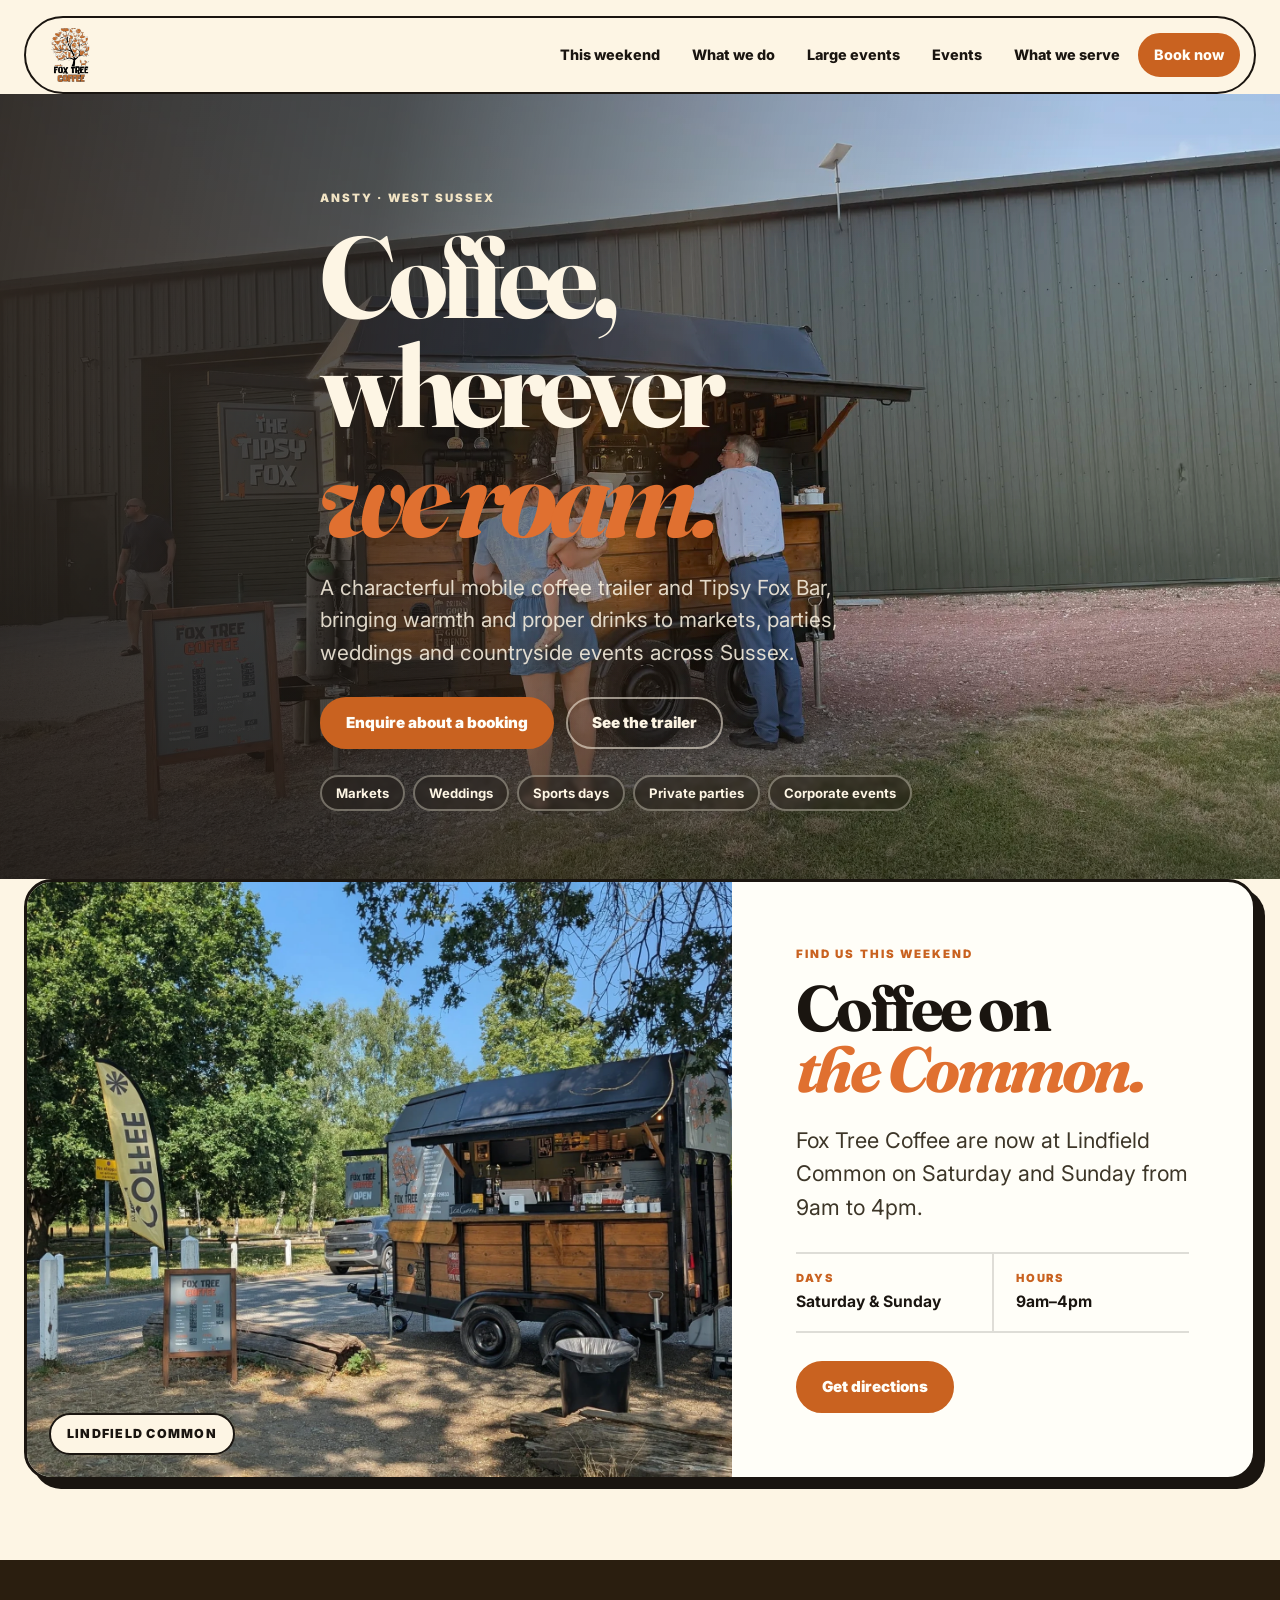
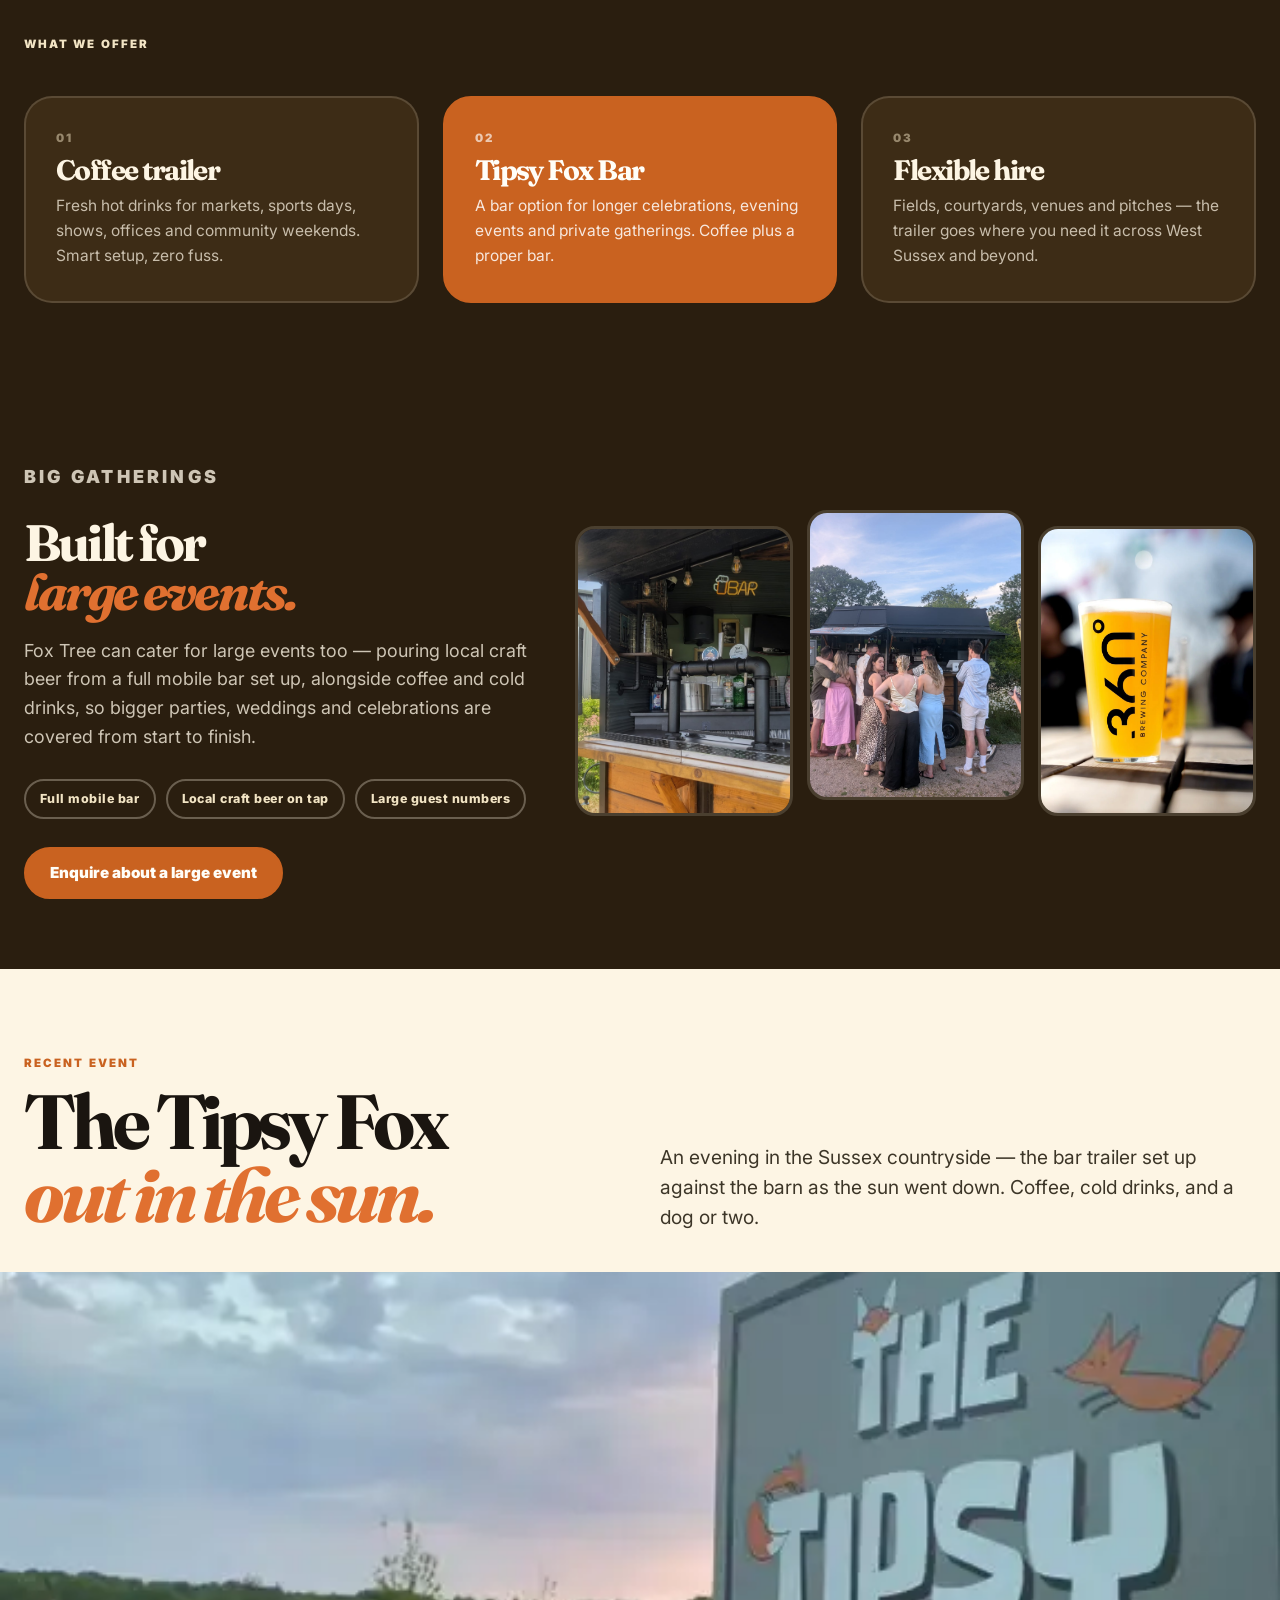
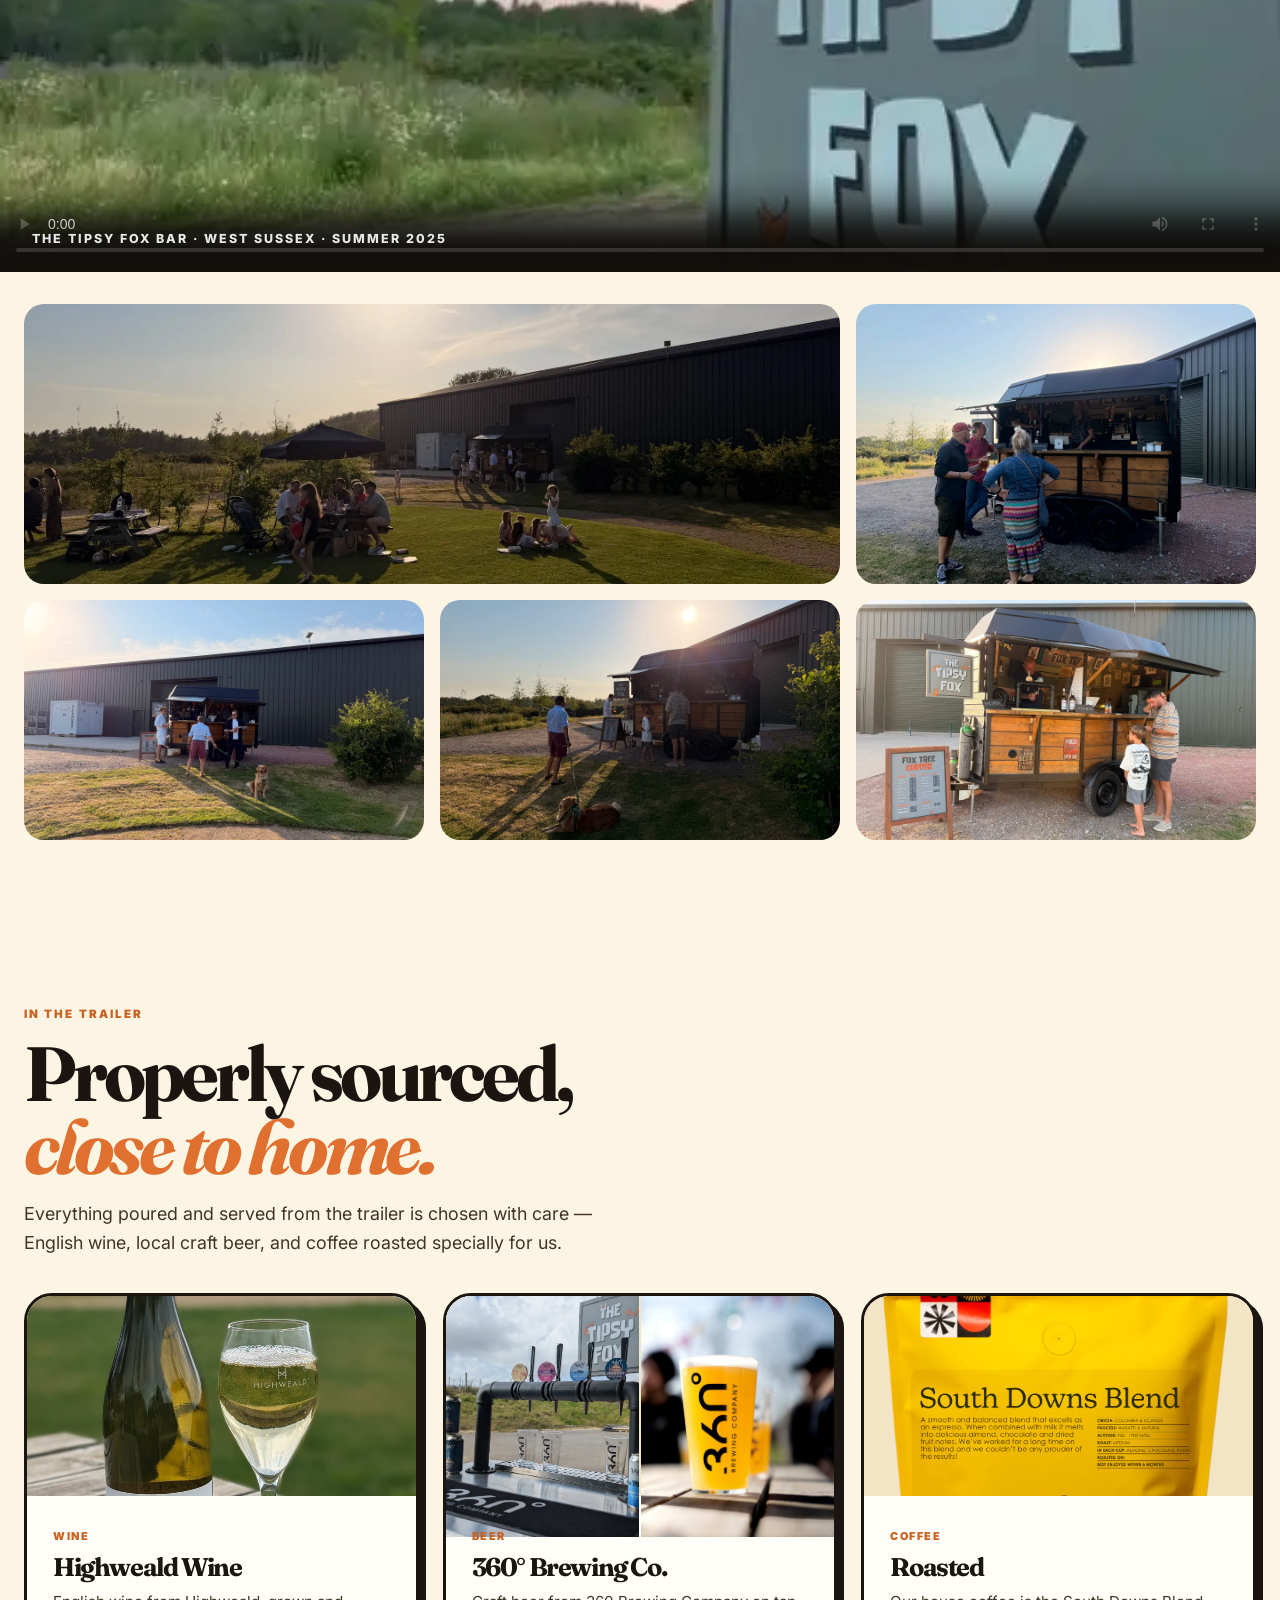
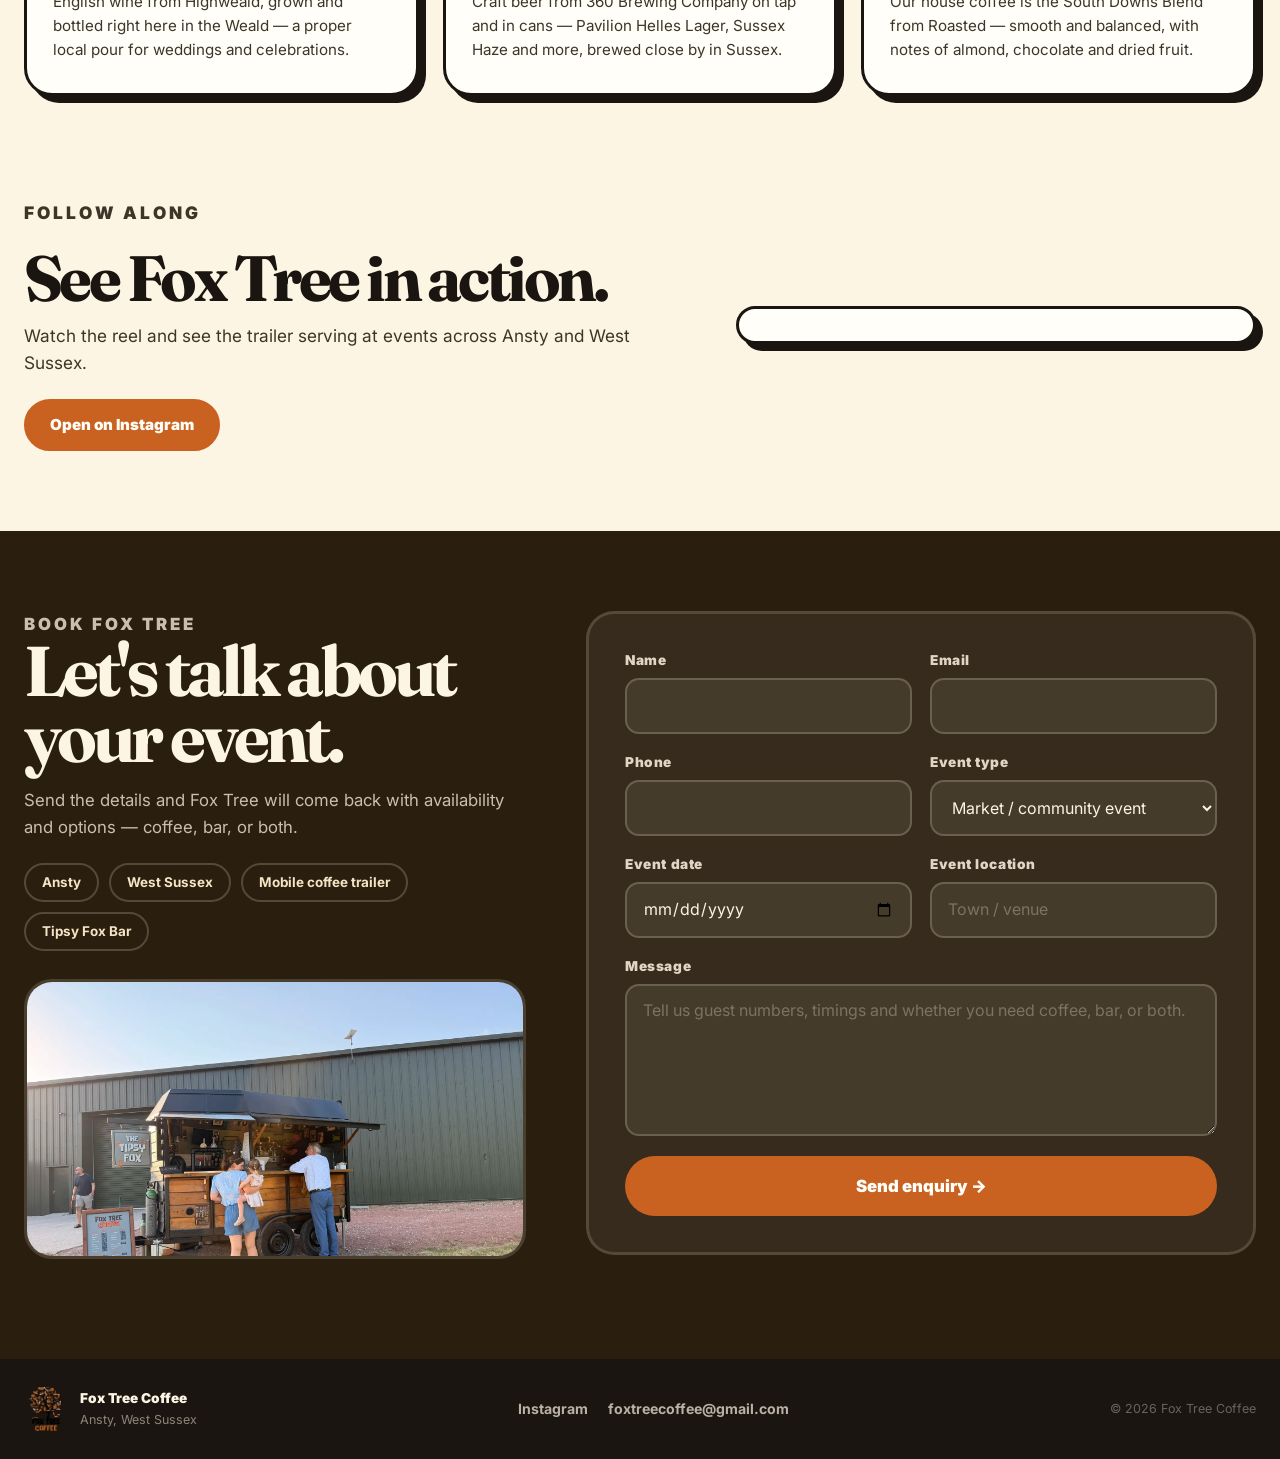
<file: index.html>
<!DOCTYPE html>
<html lang="en">
<head>
  <meta charset="UTF-8" />
  <meta name="viewport" content="width=device-width, initial-scale=1.0" />
  <meta name="description" content="Fox Tree Coffee is a mobile coffee trailer and Tipsy Fox Bar for markets, private events, parties and community bookings around Ansty and West Sussex." />
  <title>Fox Tree Coffee | Mobile Coffee Trailer & Bar</title>
  <link rel="preconnect" href="https://fonts.googleapis.com">
  <link rel="preconnect" href="https://fonts.gstatic.com" crossorigin>
  <link href="https://fonts.googleapis.com/css2?family=Fraunces:ital,wght@0,700;0,900;1,700;1,900&family=Inter:wght@400;700;900&display=swap" rel="stylesheet">
  <link rel="stylesheet" href="styles-v2.css" />
</head>
<body>

  <!-- HEADER: minimal floating pill -->
  <header class="site-header">
    <a class="brand" href="#top" aria-label="Fox Tree Coffee home">
      <img src="assets/foxtree-logo-full.png" alt="Fox Tree Coffee" class="brand-logo" />
    </a>
    <button class="nav-toggle" type="button" aria-expanded="false" aria-controls="site-nav">
      <span class="sr-only">Open menu</span>
      <span></span><span></span><span></span>
    </button>
    <nav id="site-nav" class="site-nav" aria-label="Main navigation">
      <a href="#this-weekend">This weekend</a>
      <a href="#what-we-do">What we do</a>
      <a href="#large-events">Large events</a>
      <a href="#events">Events</a>
      <a href="#sourcing">What we serve</a>
      <a href="#enquire" class="nav-cta">Book now</a>
    </nav>
  </header>

  <main id="top">

    <!-- HERO: full-bleed cinematic photo with overlay copy -->
    <section class="hero" id="top">
      <div class="hero-media" aria-hidden="true">
        <img src="assets/events/new-IMG_2540.webp" alt="" />
      </div>
      <div class="hero-content section-shell">
        <p class="eyebrow eyebrow-light">Ansty · West Sussex</p>
        <h1>Coffee, wherever<br><em>we roam.</em></h1>
        <p class="hero-intro">A characterful mobile coffee trailer and Tipsy Fox Bar, bringing warmth and proper drinks to markets, parties, weddings and countryside events across Sussex.</p>
        <div class="hero-actions">
          <a class="btn-primary" href="#enquire">Enquire about a booking</a>
          <a class="btn-ghost btn-ghost-dark" href="#events">See the trailer</a>
        </div>
        <div class="hero-chips">
          <span>Markets</span>
          <span>Weddings</span>
          <span>Sports days</span>
          <span>Private parties</span>
          <span>Corporate events</span>
        </div>
      </div>
    </section>

    <!-- THIS WEEKEND: prominent location announcement -->
    <section id="this-weekend" class="weekend-section" aria-labelledby="weekend-heading">
      <div class="weekend-card section-shell">
        <div class="weekend-photo">
          <img src="assets/fox-tree-lindfield-common.webp" alt="Fox Tree Coffee trailer set up at Lindfield Common" loading="eager" />
          <span class="weekend-photo-tag">Lindfield Common</span>
        </div>
        <div class="weekend-copy">
          <p class="eyebrow">Find us this weekend</p>
          <h2 id="weekend-heading">Coffee on<br><em>the Common.</em></h2>
          <p class="weekend-lead">Fox Tree Coffee are now at Lindfield Common on Saturday and Sunday from 9am to 4pm.</p>
          <div class="weekend-details" aria-label="Opening details">
            <div>
              <span>Days</span>
              <strong>Saturday &amp; Sunday</strong>
            </div>
            <div>
              <span>Hours</span>
              <strong>9am–4pm</strong>
            </div>
          </div>
          <a class="btn-primary" href="https://www.google.com/maps/search/?api=1&amp;query=Lindfield+Common+West+Sussex" target="_blank" rel="noopener">Get directions</a>
        </div>
      </div>
    </section>

    <!-- WHAT WE DO: dark band -->
    <section id="what-we-do" class="what-band">
      <div class="what-inner">
        <p class="eyebrow eyebrow-light">What we offer</p>
        <div class="what-cards">
          <div class="what-card">
            <span class="what-num">01</span>
            <h3>Coffee trailer</h3>
            <p>Fresh hot drinks for markets, sports days, shows, offices and community weekends. Smart setup, zero fuss.</p>
          </div>
          <div class="what-card what-card-accent">
            <span class="what-num">02</span>
            <h3>Tipsy Fox Bar</h3>
            <p>A bar option for longer celebrations, evening events and private gatherings. Coffee plus a proper bar.</p>
          </div>
          <div class="what-card">
            <span class="what-num">03</span>
            <h3>Flexible hire</h3>
            <p>Fields, courtyards, venues and pitches — the trailer goes where you need it across West Sussex and beyond.</p>
          </div>
        </div>
      </div>
    </section>

    <!-- LARGE EVENTS: catering capability banner -->
    <section id="large-events" class="large-events-band" aria-labelledby="large-events-heading">
      <div class="large-events-inner">
        <div class="large-events-copy">
          <p class="eyebrow eyebrow-light">Big gatherings</p>
          <h2 id="large-events-heading">Built for<br><em>large events.</em></h2>
          <p>Fox Tree can cater for large events too — pouring local craft beer from a full mobile bar set up, alongside coffee and cold drinks, so bigger parties, weddings and celebrations are covered from start to finish.</p>
          <div class="large-events-tags">
            <span>Full mobile bar</span>
            <span>Local craft beer on tap</span>
            <span>Large guest numbers</span>
          </div>
          <a class="btn-primary" href="#enquire">Enquire about a large event</a>
        </div>
        <div class="large-events-photos">
          <figure>
            <img src="assets/events/large-event-bar-interior.jpeg" loading="lazy" alt="Inside the Tipsy Fox bar trailer with taps and neon bar sign" />
          </figure>
          <figure>
            <img src="assets/events/large-event-crowd.jpeg" loading="lazy" alt="A large group of guests gathered around the Tipsy Fox bar trailer" />
          </figure>
          <figure>
            <img src="assets/events/large-event-pint.png" loading="lazy" alt="A pint of 360 Brewing craft beer poured at an event" />
          </figure>
        </div>
      </div>
    </section>

    <!-- EVENTS: new cinematic layout -->
    <section id="events" class="events-section">
      <div class="events-header section-shell">
        <div class="events-header-text">
          <p class="eyebrow">Recent event</p>
          <h2>The Tipsy Fox<br><em>out in the sun.</em></h2>
        </div>
        <p class="events-header-desc">An evening in the Sussex countryside — the bar trailer set up against the barn as the sun went down. Coffee, cold drinks, and a dog or two.</p>
      </div>

      <!-- Full-width video strip -->
      <div class="video-strip">
        <video controls preload="metadata" poster="assets/events/new-event-poster.webp" playsinline>
          <source src="assets/events/new-event-video.mp4" type="video/mp4" />
          Your browser does not support the video tag.
        </video>
        <div class="video-label">
          <span>The Tipsy Fox Bar · West Sussex · Summer 2025</span>
        </div>
      </div>

      <!-- Photo grid: editorial layout -->
      <div class="photo-grid section-shell" aria-label="Photos from a recent Fox Tree Coffee event">
        <!-- Row 1: wide + portrait -->
        <figure class="pg-wide">
          <img src="assets/events/new-IMG_2535.webp" loading="lazy" alt="Wide view of the event lawn at sunset with the barn behind" />
        </figure>
        <figure class="pg-port">
          <img src="assets/events/new-IMG_2543.webp" loading="lazy" alt="Guests relaxing on the lawn in golden evening light" />
        </figure>
        <!-- Row 2: three equal -->
        <figure class="pg-third">
          <img src="assets/events/new-IMG_2536.webp" loading="lazy" alt="The Tipsy Fox trailer serving customers outside the barn" />
        </figure>
        <figure class="pg-third">
          <img src="assets/events/new-IMG_2537.webp" loading="lazy" alt="Close up of the bar trailer with customers ordering drinks" />
        </figure>
        <figure class="pg-third">
          <img src="assets/events/new-IMG_2538.webp" loading="lazy" alt="A family approaching the Fox Tree Coffee trailer to order" />
        </figure>
      </div>
    </section>

    <!-- SOURCING: what's in the trailer -->
    <section id="sourcing" class="sourcing-section section-shell" aria-labelledby="sourcing-heading">
      <div class="sourcing-header">
        <p class="eyebrow">In the trailer</p>
        <h2 id="sourcing-heading">Properly sourced,<br><em>close to home.</em></h2>
        <p class="sourcing-lead">Everything poured and served from the trailer is chosen with care — English wine, local craft beer, and coffee roasted specially for us.</p>
      </div>
      <div class="sourcing-grid">
        <article class="sourcing-card">
          <div class="sourcing-card-photo">
            <img src="assets/sourcing/highweald-wine.jpeg" loading="lazy" alt="A bottle and glass of Highweald Deaks Lane English wine" />
          </div>
          <div class="sourcing-card-body">
            <span class="sourcing-card-tag">Wine</span>
            <h3>Highweald Wine</h3>
            <p>English wine from Highweald, grown and bottled right here in the Weald — a proper local pour for weddings and celebrations.</p>
          </div>
        </article>
        <article class="sourcing-card">
          <div class="sourcing-card-photo split">
            <img src="assets/sourcing/360-beer-taps.jpeg" loading="lazy" alt="360 Brewing Company taps at the Tipsy Fox bar" />
            <img src="assets/sourcing/360-beer-pint.png" loading="lazy" alt="A pint of 360 Brewing craft beer" />
          </div>
          <div class="sourcing-card-body">
            <span class="sourcing-card-tag">Beer</span>
            <h3>360° Brewing Co.</h3>
            <p>Craft beer from 360 Brewing Company on tap and in cans — Pavilion Helles Lager, Sussex Haze and more, brewed close by in Sussex.</p>
          </div>
        </article>
        <article class="sourcing-card">
          <div class="sourcing-card-photo">
            <img src="assets/sourcing/roasted-coffee.webp" loading="lazy" alt="Bag of South Downs Blend coffee by Roasted" />
          </div>
          <div class="sourcing-card-body">
            <span class="sourcing-card-tag">Coffee</span>
            <h3>Roasted</h3>
            <p>Our house coffee is the South Downs Blend from Roasted — smooth and balanced, with notes of almond, chocolate and dried fruit.</p>
          </div>
        </article>
      </div>
    </section>

    <!-- INSTAGRAM SECTION -->
    <section class="social-section section-shell" aria-labelledby="social-heading">
      <div class="social-text">
        <p class="eyebrow">Follow along</p>
        <h2 id="social-heading">See Fox Tree in action.</h2>
        <p>Watch the reel and see the trailer serving at events across Ansty and West Sussex.</p>
        <a href="https://www.instagram.com/foxtreecoffee/" class="btn-primary" target="_blank" rel="noopener">Open on Instagram</a>
      </div>
      <div class="instagram-frame">
        <blockquote class="instagram-media" data-instgrm-captioned data-instgrm-permalink="https://www.instagram.com/reel/DZpRKfNtcCW/?utm_source=ig_embed&amp;utm_campaign=loading" data-instgrm-version="14" style="background:#FFF; border:0; border-radius:16px; box-shadow:0 0 1px 0 rgba(0,0,0,0.5),0 1px 10px 0 rgba(0,0,0,0.15); margin:0 auto; max-width:540px; min-width:280px; padding:0; width:100%;"></blockquote>
      </div>
    </section>

    <!-- ENQUIRE: dramatic layout -->
    <section id="enquire" class="enquire-section" aria-labelledby="enquire-heading">
      <div class="enquire-inner">
        <div class="enquire-copy">
          <p class="eyebrow eyebrow-light">Book Fox Tree</p>
          <h2 id="enquire-heading">Let's talk about your event.</h2>
          <p>Send the details and Fox Tree will come back with availability and options — coffee, bar, or both.</p>
          <div class="enquire-tags">
            <span>Ansty</span>
            <span>West Sussex</span>
            <span>Mobile coffee trailer</span>
            <span>Tipsy Fox Bar</span>
          </div>
          <figure class="enquire-photo">
            <img src="assets/events/new-IMG_2540.webp" alt="The Tipsy Fox trailer at dusk with guests" loading="lazy" />
          </figure>
        </div>

        <div class="enquire-form-wrap">
          <form
            name="booking-enquiry"
            method="POST"
            action="/thank-you"
            accept-charset="UTF-8"
            data-netlify="true"
            netlify
            netlify-honeypot="bot-field"
            class="booking-form"
          >
            <input type="hidden" name="form-name" value="booking-enquiry" />
            <input type="hidden" name="subject" value="New Fox Tree booking enquiry from foxtreecoffee.co.uk" />

            <p class="hidden-field" aria-hidden="true">
              <label>Do not fill this out: <input name="bot-field" tabindex="-1" autocomplete="off" /></label>
            </p>

            <div class="form-grid">
              <div class="form-field">
                <label for="name">Name</label>
                <input id="name" name="name" type="text" autocomplete="name" required />
              </div>

              <div class="form-field">
                <label for="email">Email</label>
                <input id="email" name="email" type="email" autocomplete="email" required />
              </div>

              <div class="form-field">
                <label for="phone">Phone</label>
                <input id="phone" name="phone" type="tel" autocomplete="tel" />
              </div>

              <div class="form-field">
                <label for="event-type">Event type</label>
                <select id="event-type" name="event_type" required>
                  <option value="Market / community event">Market / community event</option>
                  <option value="Private party">Private party</option>
                  <option value="Wedding">Wedding</option>
                  <option value="Corporate event">Corporate event</option>
                  <option value="Shoot / countryside event">Shoot / countryside event</option>
                  <option value="Race day / outdoor event">Race day / outdoor event</option>
                  <option value="Other">Other</option>
                </select>
              </div>

              <div class="form-field">
                <label for="event-date">Event date</label>
                <input id="event-date" name="event_date" type="date" />
              </div>

              <div class="form-field">
                <label for="event-location">Event location</label>
                <input id="event-location" name="event_location" type="text" placeholder="Town / venue" />
              </div>
            </div>

            <div class="form-field full-width">
              <label for="message">Message</label>
              <textarea id="message" name="message" rows="5" placeholder="Tell us guest numbers, timings and whether you need coffee, bar, or both." required></textarea>
            </div>

            <button class="submit-button" type="submit">Send enquiry →</button>
          </form>
        </div>
      </div>
    </section>
  </main>

  <footer class="site-footer">
    <div class="footer-inner">
      <div class="footer-brand">
        <img src="assets/foxtree-logo-full.png" alt="Fox Tree Coffee" class="footer-logo" />
        <div>
          <strong>Fox Tree Coffee</strong>
          <span>Ansty, West Sussex</span>
        </div>
      </div>
      <nav class="footer-links">
        <a href="https://www.instagram.com/foxtreecoffee/" target="_blank" rel="noopener">Instagram</a>
        <a href="mailto:foxtreecoffee@gmail.com">foxtreecoffee@gmail.com</a>
      </nav>
      <p class="footer-copy">© <span id="year"></span> Fox Tree Coffee</p>
    </div>
  </footer>

  <script async src="//www.instagram.com/embed.js"></script>
  <script src="script.js"></script>
</body>
</html>
</file>
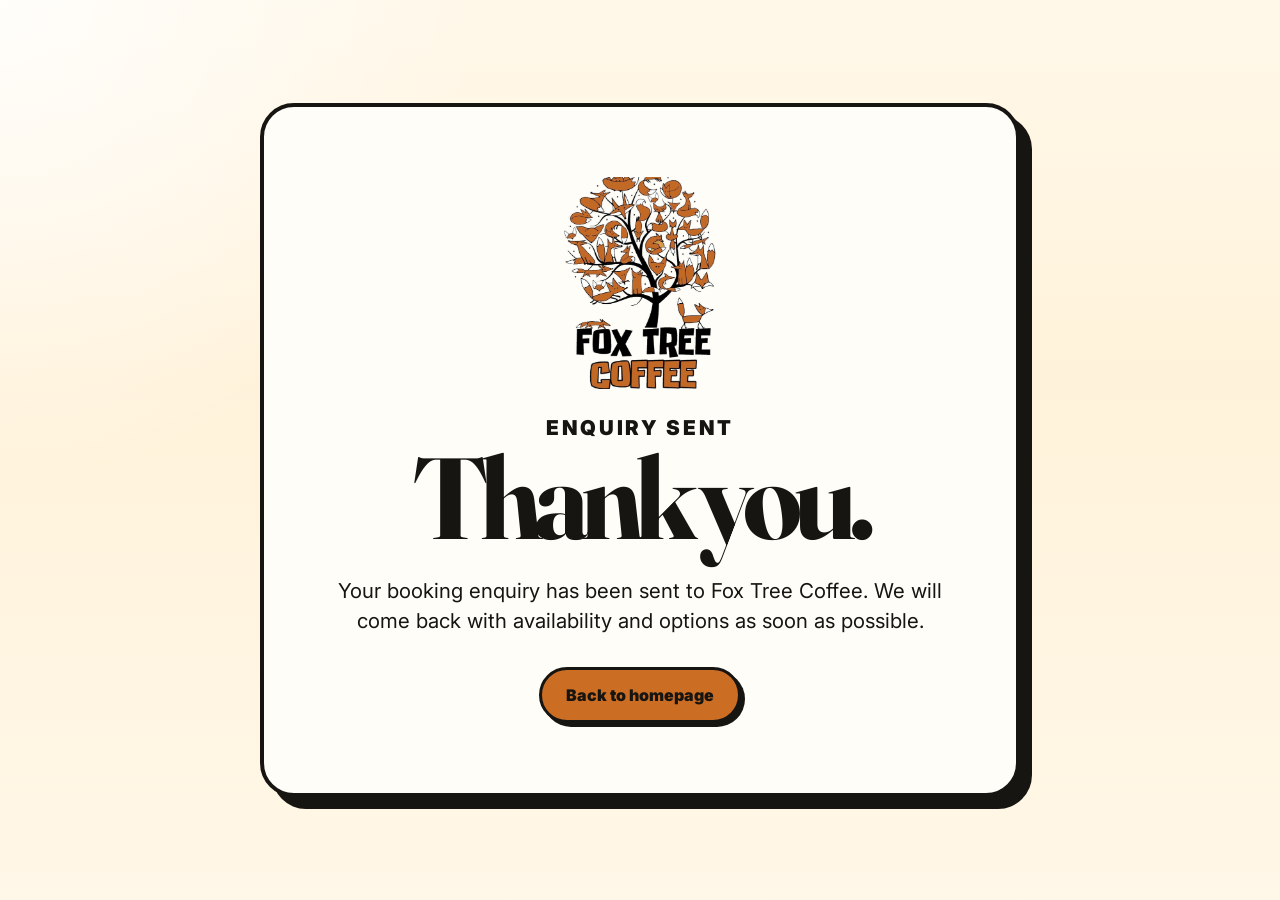
<file: thank-you/index.html>
<!DOCTYPE html>
<html lang="en">
<head>
  <meta charset="UTF-8" />
  <meta name="viewport" content="width=device-width, initial-scale=1.0" />
  <title>Thank you | Fox Tree Coffee</title>
  <link rel="preconnect" href="https://fonts.googleapis.com">
  <link rel="preconnect" href="https://fonts.gstatic.com" crossorigin>
  <link href="https://fonts.googleapis.com/css2?family=Fraunces:wght@700;800;900&family=Inter:wght@400;500;700;800;900&display=swap" rel="stylesheet">
  <link rel="stylesheet" href="../styles.css" />
</head>
<body>
  <main class="thank-you-page">
    <section class="thank-you-card">
      <img src="../assets/foxtree-logo-mark.png" alt="Fox Tree Coffee logo" class="thank-you-logo" />
      <p class="eyebrow">Enquiry sent</p>
      <h1>Thank you.</h1>
      <p>Your booking enquiry has been sent to Fox Tree Coffee. We will come back with availability and options as soon as possible.</p>
      <a class="button button-primary" href="/">Back to homepage</a>
    </section>
  </main>
</body>
</html>
</file>
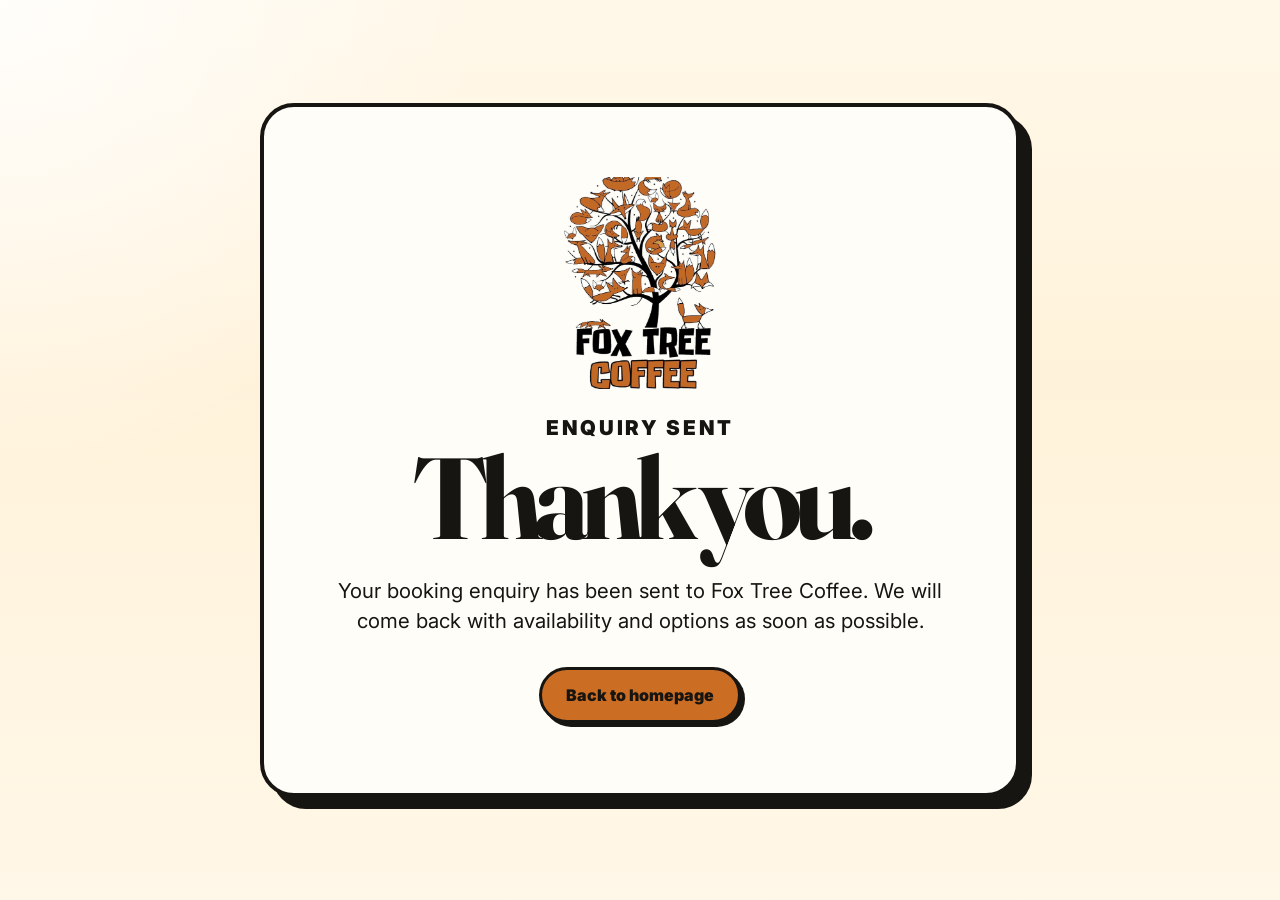
<file: thank-you.html>
<!DOCTYPE html>
<html lang="en">
<head>
  <meta charset="UTF-8" />
  <meta name="viewport" content="width=device-width, initial-scale=1.0" />
  <title>Thank you | Fox Tree Coffee</title>
  <link rel="preconnect" href="https://fonts.googleapis.com">
  <link rel="preconnect" href="https://fonts.gstatic.com" crossorigin>
  <link href="https://fonts.googleapis.com/css2?family=Fraunces:wght@700;800;900&family=Inter:wght@400;500;700;800;900&display=swap" rel="stylesheet">
  <link rel="stylesheet" href="styles.css" />
</head>
<body>
  <main class="thank-you-page">
    <section class="thank-you-card">
      <img src="assets/foxtree-logo-mark.png" alt="Fox Tree Coffee logo" class="thank-you-logo" />
      <p class="eyebrow">Enquiry sent</p>
      <h1>Thank you.</h1>
      <p>Your booking enquiry has been sent to Fox Tree Coffee. We will come back with availability and options as soon as possible.</p>
      <a class="button button-primary" href="/">Back to homepage</a>
    </section>
  </main>
</body>
</html>
</file>
<file: styles-v2.css>
/* ── Fox Tree Coffee · Version B ── */
/* Different direction: warmer, more editorial, full-bleed imagery */

:root {
  --cream:       #fdf5e4;
  --cream-dark:  #f2e4c4;
  --ink:         #1a1510;
  --ink-soft:    #3d3628;
  --white:       #fffef8;
  --orange:      #c96220;
  --orange-mid:  #e07030;
  --orange-pale: #fde8d4;
  --bark:        #2a1e0f;  /* dark band background */
  --bark-mid:    #3d2c16;
  --radius-lg:   28px;
  --radius-pill: 999px;
  --shell:       min(100% - 48px, 1280px);
}

*, *::before, *::after { box-sizing: border-box; }
html { scroll-behavior: smooth; }

body {
  margin: 0;
  background: var(--cream);
  color: var(--ink);
  font-family: Inter, system-ui, -apple-system, sans-serif;
  line-height: 1.55;
}

img { max-width: 100%; display: block; }
a { color: inherit; }
button, input, select, textarea { font: inherit; }

.sr-only {
  position: absolute; width: 1px; height: 1px;
  padding: 0; margin: -1px; overflow: hidden;
  clip: rect(0,0,0,0); white-space: nowrap; border: 0;
}

.section-shell { width: var(--shell); margin-inline: auto; }

.eyebrow {
  display: inline-block;
  margin: 0 0 14px;
  font-size: 0.72rem;
  font-weight: 900;
  letter-spacing: 0.18em;
  text-transform: uppercase;
  color: var(--orange);
}

.eyebrow-light { color: var(--cream-dark); }

h1, h2, h3 {
  font-family: Fraunces, Georgia, serif;
  line-height: 0.95;
  letter-spacing: -0.055em;
  margin: 0;
}

h1 { font-size: clamp(3.6rem, 9vw, 9rem); }
h2 { font-size: clamp(2.8rem, 6vw, 6.4rem); }
h3 { font-size: clamp(1.6rem, 2.5vw, 2.4rem); }

h1 em, h2 em {
  font-style: italic;
  color: var(--orange-mid);
}

/* ── HEADER ── */
.site-header {
  position: sticky;
  top: 0;
  z-index: 20;
  display: flex;
  align-items: center;
  justify-content: space-between;
  gap: 20px;
  width: var(--shell);
  margin: 16px auto 0;
  padding: 10px 14px 10px 18px;
  border: 2.5px solid var(--ink);
  border-radius: var(--radius-pill);
  background: rgba(253, 245, 228, 0.92);
  backdrop-filter: blur(14px);
}

.brand {
  display: inline-flex;
  align-items: center;
  gap: 0;
  text-decoration: none;
  flex-shrink: 0;
}

.brand-logo {
  width: auto;
  height: 54px;
  object-fit: contain;
  display: block;
}

.site-nav {
  display: flex;
  align-items: center;
  gap: 4px;
}

.site-nav a {
  padding: 9px 14px;
  border-radius: var(--radius-pill);
  text-decoration: none;
  font-weight: 800;
  font-size: 0.9rem;
}

.site-nav a:hover,
.site-nav a:focus-visible {
  background: var(--ink);
  color: var(--cream);
}

.nav-cta {
  background: var(--orange) !important;
  color: var(--white) !important;
  border: 2px solid var(--orange);
}

.nav-cta:hover,
.nav-cta:focus-visible {
  background: var(--bark) !important;
  border-color: var(--bark);
}

.nav-toggle {
  display: none;
  width: 44px; height: 44px;
  padding: 9px;
  border: 2px solid var(--ink);
  border-radius: 50%;
  background: transparent;
  cursor: pointer;
}

.nav-toggle span:not(.sr-only) {
  display: block;
  height: 2px;
  margin: 4px 0;
  border-radius: 4px;
  background: var(--ink);
}

/* ── HERO ── */
.hero {
  position: relative;
  min-height: 640px;
  display: flex;
  align-items: flex-end;
  overflow: hidden;
}

.hero-media {
  position: absolute;
  inset: 0;
  z-index: 0;
}

.hero-media img {
  width: 100%;
  height: 100%;
  object-fit: cover;
  object-position: center 42%;
}

.hero-media::after {
  content: "";
  position: absolute;
  inset: 0;
  background: linear-gradient(
    100deg,
    rgba(26,21,16,0.88) 0%,
    rgba(26,21,16,0.72) 28%,
    rgba(26,21,16,0.28) 56%,
    rgba(26,21,16,0.05) 78%
  ),
  linear-gradient(to top, rgba(26,21,16,0.55) 0%, rgba(26,21,16,0) 40%);
}

.hero-content {
  position: relative;
  z-index: 1;
  padding: 90px 0 68px;
  max-width: 640px;
}

.hero-content h1 { color: var(--cream); }

.hero-intro {
  margin: 22px 0 0;
  max-width: 540px;
  font-size: clamp(1.05rem, 1.7vw, 1.3rem);
  color: rgba(253,245,228,0.86);
}

.hero-actions {
  display: flex;
  flex-wrap: wrap;
  gap: 12px;
  margin-top: 28px;
}

.btn-primary {
  display: inline-flex;
  align-items: center;
  min-height: 52px;
  padding: 0 24px;
  background: var(--orange);
  color: var(--white);
  border: 2.5px solid var(--orange);
  border-radius: var(--radius-pill);
  text-decoration: none;
  font-weight: 900;
  font-size: 0.95rem;
  transition: background 160ms, border-color 160ms, transform 120ms;
}

.btn-primary:hover,
.btn-primary:focus-visible {
  background: var(--bark);
  border-color: var(--bark);
  transform: translateY(-1px);
}

.btn-ghost {
  display: inline-flex;
  align-items: center;
  min-height: 52px;
  padding: 0 24px;
  background: transparent;
  color: var(--ink);
  border: 2.5px solid var(--ink);
  border-radius: var(--radius-pill);
  text-decoration: none;
  font-weight: 900;
  font-size: 0.95rem;
  transition: background 160ms, transform 120ms;
}

.btn-ghost:hover,
.btn-ghost:focus-visible {
  background: var(--ink);
  color: var(--cream);
  transform: translateY(-1px);
}

.btn-ghost-dark {
  color: var(--cream);
  border-color: rgba(253,245,228,0.55);
}

.btn-ghost-dark:hover,
.btn-ghost-dark:focus-visible {
  background: var(--cream);
  color: var(--ink);
}

.hero-chips {
  display: flex;
  flex-wrap: wrap;
  gap: 8px;
  margin-top: 26px;
}

.hero-chips span {
  padding: 6px 14px;
  border: 2px solid rgba(253,245,228,0.35);
  border-radius: var(--radius-pill);
  font-size: 0.82rem;
  font-weight: 700;
  color: var(--cream);
  background: rgba(26,21,16,0.35);
  backdrop-filter: blur(2px);
}

/* ── WHAT WE DO BAND ── */
.what-band {
  background: var(--bark);
  color: var(--cream);
  padding: 70px 0;
}

.what-inner {
  width: var(--shell);
  margin-inline: auto;
}

.what-cards {
  display: grid;
  grid-template-columns: repeat(3, 1fr);
  gap: 24px;
  margin-top: 28px;
}

.what-card {
  padding: 32px 30px;
  border: 2.5px solid rgba(253,245,228,0.15);
  border-radius: var(--radius-lg);
  background: var(--bark-mid);
}

.what-card-accent {
  background: var(--orange);
  border-color: var(--orange);
  color: var(--white);
}

.what-num {
  display: block;
  margin-bottom: 10px;
  font-size: 0.72rem;
  font-weight: 900;
  letter-spacing: 0.18em;
  color: var(--cream-dark);
  opacity: 0.5;
}

.what-card-accent .what-num { color: rgba(255,255,255,0.65); opacity: 1; }

.what-card h3 {
  font-size: clamp(1.5rem, 2.2vw, 2.2rem);
  color: var(--cream);
  margin-bottom: 10px;
}

.what-card-accent h3 { color: var(--white); }

.what-card p {
  margin: 0;
  font-size: 0.97rem;
  color: rgba(253,245,228,0.72);
  line-height: 1.6;
}

.what-card-accent p { color: rgba(255,255,255,0.85); }

/* ── LARGE EVENTS BAND ── */
.large-events-band {
  background: var(--bark);
  color: var(--cream);
  padding: 70px 0;
}

.large-events-inner {
  width: var(--shell);
  margin-inline: auto;
  display: grid;
  grid-template-columns: 0.85fr 1.15fr;
  gap: 48px;
  align-items: center;
}

.large-events-copy h2 {
  font-size: clamp(2.4rem, 4vw, 3.6rem);
  color: var(--cream);
}

.large-events-copy p {
  margin: 20px 0 28px;
  font-size: clamp(1rem, 1.4vw, 1.15rem);
  line-height: 1.6;
  color: rgba(253,245,228,0.78);
  max-width: 46ch;
}

.large-events-tags {
  display: flex;
  flex-wrap: wrap;
  gap: 10px;
  margin-bottom: 28px;
}

.large-events-tags span {
  padding: 8px 14px;
  border: 2px solid rgba(253,245,228,0.3);
  border-radius: var(--radius-pill);
  font-size: 0.78rem;
  font-weight: 800;
  letter-spacing: 0.04em;
  color: var(--cream-dark);
}

.large-events-photos {
  display: grid;
  grid-template-columns: repeat(3, 1fr);
  gap: 14px;
}

.large-events-photos figure {
  margin: 0;
  aspect-ratio: 3 / 4;
  overflow: hidden;
  border-radius: 20px;
  border: 3px solid rgba(253,245,228,0.15);
}

.large-events-photos img {
  width: 100%;
  height: 100%;
  object-fit: cover;
}

.large-events-photos figure:nth-child(2) {
  transform: translateY(-16px);
}

/* ── SOURCING SECTION ── */
.sourcing-section {
  padding: 80px 0;
}

.sourcing-header {
  margin-bottom: 36px;
  max-width: 62ch;
}

.sourcing-header p.sourcing-lead {
  margin: 16px 0 0;
  font-size: clamp(1rem, 1.4vw, 1.2rem);
  color: var(--ink-soft);
  line-height: 1.6;
}

.sourcing-grid {
  display: grid;
  grid-template-columns: repeat(3, 1fr);
  gap: 24px;
}

.sourcing-card {
  display: flex;
  flex-direction: column;
  border: 3px solid var(--ink);
  border-radius: var(--radius-lg);
  overflow: hidden;
  background: var(--white);
  box-shadow: 7px 7px 0 var(--ink);
}

.sourcing-card-photo {
  height: 200px;
  background: var(--cream-dark);
}

.sourcing-card-photo.split {
  display: grid;
  grid-template-columns: 1fr 1fr;
  gap: 2px;
}

.sourcing-card-photo img {
  width: 100%;
  height: 100%;
  object-fit: cover;
  display: block;
}

.sourcing-card-body {
  padding: 26px 26px 30px;
  flex: 1;
}

.sourcing-card-tag {
  display: inline-block;
  margin-bottom: 10px;
  font-size: 0.68rem;
  font-weight: 900;
  letter-spacing: 0.14em;
  text-transform: uppercase;
  color: var(--orange);
}

.sourcing-card-body h3 {
  font-size: clamp(1.35rem, 2vw, 1.7rem);
  margin-bottom: 10px;
}

.sourcing-card-body p {
  margin: 0;
  font-size: 0.95rem;
  line-height: 1.6;
  color: var(--ink-soft);
}

@media (max-width: 1020px) {
  .large-events-inner { grid-template-columns: 1fr; }
  .large-events-photos { max-width: 520px; }
  .sourcing-grid { grid-template-columns: 1fr 1fr; }
}

@media (max-width: 760px) {
  .large-events-band { padding: 50px 0; }
  .large-events-photos figure:nth-child(2) { transform: none; }
  .sourcing-grid { grid-template-columns: 1fr; }
}

/* ── EVENTS SECTION ── */
.events-section {
  padding: 80px 0 0;
}

.events-header {
  display: grid;
  grid-template-columns: 1fr 1fr;
  gap: 40px;
  align-items: end;
  margin-bottom: 40px;
}

.events-header-text { min-width: 0; }

.events-header-desc {
  margin: 0;
  font-size: clamp(1rem, 1.5vw, 1.22rem);
  color: var(--ink-soft);
  align-self: end;
}

/* Full-width video strip */
.video-strip {
  position: relative;
  background: var(--ink);
  overflow: hidden;
  margin-bottom: 32px;
}

.video-strip video {
  display: block;
  width: 100%;
  max-height: 600px;
  object-fit: cover;
}

.video-label {
  position: absolute;
  bottom: 0;
  left: 0;
  right: 0;
  padding: 24px 32px;
  background: linear-gradient(to top, rgba(26,21,16,0.80) 0%, transparent 100%);
  color: rgba(255,255,255,0.9);
  font-size: 0.78rem;
  font-weight: 800;
  letter-spacing: 0.16em;
  text-transform: uppercase;
}

/* Editorial photo grid */
.photo-grid {
  display: grid;
  grid-template-columns: repeat(3, 1fr);
  grid-template-rows: 280px 240px;
  gap: 16px;
  padding-bottom: 80px;
}

.photo-grid figure {
  margin: 0;
  overflow: hidden;
  border-radius: 20px;
  background: var(--cream-dark);
}

.photo-grid img {
  width: 100%;
  height: 100%;
  object-fit: cover;
  transition: transform 400ms ease;
}

.photo-grid figure:hover img {
  transform: scale(1.03);
}

.pg-wide { grid-column: span 2; }
.pg-port { grid-row: span 1; }
.pg-third { }

/* ── SOCIAL SECTION ── */
.social-section {
  display: grid;
  grid-template-columns: minmax(0, 0.9fr) minmax(300px, 0.7fr);
  gap: 44px;
  align-items: center;
  padding: 24px 0 80px;
}

.social-text h2 {
  font-size: clamp(2.5rem, 5vw, 5rem);
  margin-bottom: 14px;
}

.social-text p {
  margin: 0 0 22px;
  font-size: 1.08rem;
  color: var(--ink-soft);
}

.instagram-frame {
  overflow: hidden;
  padding: 16px;
  border: 3px solid var(--ink);
  border-radius: var(--radius-lg);
  background: var(--white);
  box-shadow: 7px 7px 0 var(--ink);
}

/* ── ENQUIRE SECTION ── */
.enquire-section {
  background: var(--bark);
  color: var(--cream);
  padding: 80px 0 100px;
}

.enquire-inner {
  display: grid;
  grid-template-columns: minmax(0, 0.75fr) minmax(420px, 1fr);
  gap: 60px;
  align-items: start;
  width: var(--shell);
  margin-inline: auto;
}

.enquire-copy h2 {
  font-size: clamp(2.8rem, 5.5vw, 5.6rem);
  color: var(--cream);
  margin-bottom: 16px;
}

.enquire-copy h2 em {
  color: var(--orange-mid);
}

.enquire-copy p {
  margin: 0;
  font-size: 1.05rem;
  color: rgba(253,245,228,0.75);
  line-height: 1.6;
}

.enquire-tags {
  display: flex;
  flex-wrap: wrap;
  gap: 10px;
  margin-top: 22px;
}

.enquire-tags span {
  padding: 7px 16px;
  border: 2px solid rgba(253,245,228,0.2);
  border-radius: var(--radius-pill);
  font-size: 0.84rem;
  font-weight: 700;
  color: var(--cream-dark);
}

.enquire-photo {
  margin: 28px 0 0;
  overflow: hidden;
  border-radius: var(--radius-lg);
  border: 3px solid rgba(253,245,228,0.15);
  max-height: 280px;
}

.enquire-photo img {
  width: 100%;
  height: 100%;
  object-fit: cover;
}

/* Form styles */
.booking-form {
  padding: 36px;
  border: 3px solid rgba(253,245,228,0.15);
  border-radius: var(--radius-lg);
  background: rgba(253,245,228,0.06);
}

.form-grid {
  display: grid;
  grid-template-columns: repeat(2, 1fr);
  gap: 18px;
}

.form-field {
  display: flex;
  flex-direction: column;
  gap: 7px;
}

.form-field label {
  font-size: 0.85rem;
  font-weight: 900;
  letter-spacing: 0.04em;
  color: rgba(253,245,228,0.85);
}

.form-field input,
.form-field select,
.form-field textarea {
  width: 100%;
  min-height: 56px;
  padding: 12px 16px;
  border: 2px solid rgba(253,245,228,0.2);
  border-radius: 14px;
  background: rgba(253,245,228,0.08);
  color: var(--cream);
  outline: none;
  transition: border-color 160ms, box-shadow 160ms;
}

.form-field input::placeholder,
.form-field textarea::placeholder {
  color: rgba(253,245,228,0.3);
}

.form-field select option { background: var(--bark); color: var(--cream); }

.form-field input:focus,
.form-field select:focus,
.form-field textarea:focus {
  border-color: var(--orange-mid);
  box-shadow: 0 0 0 3px rgba(224,112,48,0.22);
}

.form-field textarea { min-height: 140px; resize: vertical; }

.full-width { margin-top: 18px; }

.submit-button {
  width: 100%;
  min-height: 60px;
  margin-top: 20px;
  border: none;
  border-radius: var(--radius-pill);
  background: var(--orange);
  color: var(--white);
  font-weight: 900;
  font-size: 1.05rem;
  cursor: pointer;
  transition: background 160ms, transform 120ms;
}

.submit-button:hover,
.submit-button:focus-visible {
  background: var(--orange-mid);
  transform: translateY(-1px);
}

.hidden-field {
  position: absolute; width: 1px; height: 1px;
  padding: 0; margin: -1px; overflow: hidden;
  clip: rect(0,0,0,0); white-space: nowrap; border: 0;
}

/* ── FOOTER ── */
.site-footer {
  background: var(--ink);
  color: var(--cream);
  padding: 28px 0;
}

.footer-inner {
  display: flex;
  align-items: center;
  justify-content: space-between;
  gap: 20px;
  width: var(--shell);
  margin-inline: auto;
}

.footer-brand {
  display: flex;
  align-items: center;
  gap: 12px;
}

.footer-logo {
  width: auto;
  height: 44px;
  object-fit: contain;
  display: block;
}

.footer-brand div {
  display: flex;
  flex-direction: column;
  font-size: 0.85rem;
}

.footer-brand strong { font-weight: 900; }
.footer-brand span { color: rgba(253,245,228,0.5); font-size: 0.78rem; }

.footer-links {
  display: flex;
  gap: 20px;
  font-size: 0.88rem;
  font-weight: 700;
}

.footer-links a {
  text-decoration: none;
  color: rgba(253,245,228,0.7);
}

.footer-links a:hover { color: var(--cream); }

.footer-copy {
  margin: 0;
  font-size: 0.78rem;
  color: rgba(253,245,228,0.35);
}

/* ── RESPONSIVE ── */
@media (max-width: 1020px) {
  .enquire-inner {
    grid-template-columns: 1fr;
  }

  .hero { min-height: 560px; }

  .what-cards {
    grid-template-columns: 1fr 1fr;
  }

  .social-section {
    grid-template-columns: 1fr;
  }

  .enquire-photo { max-height: 200px; }
}

@media (max-width: 760px) {
  .site-header { width: min(100% - 28px, 1280px); }

  .nav-toggle { display: inline-block; }

  .site-nav {
    position: absolute;
    top: calc(100% + 10px);
    right: 0;
    display: none;
    flex-direction: column;
    align-items: stretch;
    width: 220px;
    padding: 10px;
    background: var(--cream);
    border: 2.5px solid var(--ink);
    border-radius: 20px;
    box-shadow: 6px 6px 0 var(--ink);
  }

  .site-header.menu-open .site-nav { display: flex; }

  .hero { min-height: 500px; }
  .hero-content { padding: 64px 0 48px; }
  .hero-media::after {
    background:
      linear-gradient(to top, rgba(26,21,16,0.92) 0%, rgba(26,21,16,0.55) 55%, rgba(26,21,16,0.15) 100%);
  }

  .events-header { grid-template-columns: 1fr; gap: 16px; }

  .photo-grid {
    grid-template-columns: 1fr 1fr;
    grid-template-rows: auto;
  }

  .pg-wide { grid-column: span 2; }
  .pg-port { grid-row: auto; }

  .photo-grid figure { border-radius: 14px; }
  .photo-grid img { aspect-ratio: 4/3; height: auto; }

  .what-cards { grid-template-columns: 1fr; }

  .enquire-inner { grid-template-columns: 1fr; }

  .booking-form { padding: 22px; }
  .form-grid { grid-template-columns: 1fr; gap: 14px; }

  .footer-inner { flex-direction: column; align-items: flex-start; gap: 14px; }
}

@media (max-width: 480px) {
  h1 { font-size: 3.2rem; }
  .hero { min-height: 460px; }
  .hero-content { padding: 52px 0 40px; }
  .photo-grid { grid-template-columns: 1fr; }
  .pg-wide { grid-column: auto; }
}

/* ── THIS WEEKEND ANNOUNCEMENT ── */
.weekend-section {
  padding: 0 0 80px;
}

.weekend-card {
  display: grid;
  grid-template-columns: minmax(0, 1.15fr) minmax(360px, 0.85fr);
  overflow: hidden;
  border: 3px solid var(--ink);
  border-radius: var(--radius-lg);
  background: var(--white);
  box-shadow: 9px 9px 0 var(--ink);
}

.weekend-photo {
  position: relative;
  min-height: 520px;
  overflow: hidden;
  background: var(--cream-dark);
}

.weekend-photo img {
  width: 100%;
  height: 100%;
  object-fit: cover;
}

.weekend-photo-tag {
  position: absolute;
  left: 22px;
  bottom: 22px;
  padding: 9px 16px;
  border: 2px solid var(--ink);
  border-radius: var(--radius-pill);
  background: var(--cream);
  color: var(--ink);
  font-size: 0.78rem;
  font-weight: 900;
  letter-spacing: 0.1em;
  text-transform: uppercase;
}

.weekend-copy {
  display: flex;
  flex-direction: column;
  justify-content: center;
  align-items: flex-start;
  padding: clamp(34px, 5vw, 68px);
}

.weekend-copy h2 {
  font-size: clamp(3rem, 5vw, 5.8rem);
}

.weekend-lead {
  margin: 24px 0 0;
  font-size: clamp(1.1rem, 1.7vw, 1.35rem);
  line-height: 1.55;
  color: var(--ink-soft);
}

.weekend-details {
  display: grid;
  grid-template-columns: repeat(2, minmax(0, 1fr));
  width: 100%;
  margin: 28px 0;
  border-top: 2px solid rgba(26,21,16,0.14);
  border-bottom: 2px solid rgba(26,21,16,0.14);
}

.weekend-details div {
  display: flex;
  flex-direction: column;
  gap: 3px;
  padding: 16px 0;
}

.weekend-details div + div {
  padding-left: 22px;
  border-left: 2px solid rgba(26,21,16,0.14);
}

.weekend-details span {
  font-size: 0.7rem;
  font-weight: 900;
  letter-spacing: 0.14em;
  text-transform: uppercase;
  color: var(--orange);
}

.weekend-details strong {
  font-size: 0.98rem;
}

@media (max-width: 900px) {
  .weekend-card {
    grid-template-columns: 1fr;
  }

  .weekend-photo {
    min-height: 420px;
  }
}

@media (max-width: 600px) {
  .weekend-section {
    padding-bottom: 60px;
  }

  .weekend-card {
    border-radius: 20px;
    box-shadow: 6px 6px 0 var(--ink);
  }

  .weekend-photo {
    min-height: 280px;
  }

  .weekend-copy {
    padding: 30px 24px 34px;
  }

  .weekend-details {
    grid-template-columns: 1fr;
  }

  .weekend-details div + div {
    padding-left: 0;
    border-top: 2px solid rgba(26,21,16,0.14);
    border-left: 0;
  }
}
</file>
<file: styles.css>
:root {
  --cream: #fff2da;
  --cream-light: #fff9ef;
  --ink: #171512;
  --muted: #5f574d;
  --white: #fffdf8;
  --orange: #cc6d24;
  --orange-dark: #9f4f15;
  --border: #171512;
  --shadow: 12px 12px 0 #171512;
  --radius-lg: 34px;
  --radius-md: 20px;
  --radius-pill: 999px;
}

* {
  box-sizing: border-box;
}

html {
  scroll-behavior: smooth;
}

body {
  margin: 0;
  min-height: 100vh;
  color: var(--ink);
  background:
    radial-gradient(circle at top left, rgba(255, 255, 255, 0.8), transparent 30rem),
    linear-gradient(180deg, #fff8e9 0%, var(--cream) 42%, #fff7e7 100%);
  font-family: Inter, system-ui, -apple-system, BlinkMacSystemFont, "Segoe UI", sans-serif;
  line-height: 1.5;
}

img {
  max-width: 100%;
  display: block;
}

a {
  color: inherit;
}

button,
input,
select,
textarea {
  font: inherit;
}

.sr-only {
  position: absolute;
  width: 1px;
  height: 1px;
  padding: 0;
  margin: -1px;
  overflow: hidden;
  clip: rect(0, 0, 0, 0);
  white-space: nowrap;
  border: 0;
}

.section-shell {
  width: min(100% - 40px, 1320px);
  margin-inline: auto;
}

.site-header {
  position: sticky;
  top: 0;
  z-index: 20;
  display: flex;
  align-items: center;
  justify-content: space-between;
  gap: 24px;
  width: min(100% - 40px, 1320px);
  margin: 14px auto 0;
  padding: 12px 16px;
  border: 3px solid var(--border);
  border-radius: var(--radius-pill);
  background: rgba(255, 253, 248, 0.9);
  backdrop-filter: blur(12px);
}

.brand {
  display: inline-flex;
  align-items: center;
  gap: 10px;
  text-decoration: none;
  font-weight: 900;
}

.brand-logo {
  width: 46px;
  height: 46px;
}

.brand-text {
  letter-spacing: -0.03em;
}

.site-nav {
  display: flex;
  align-items: center;
  gap: 8px;
}

.site-nav a {
  padding: 10px 16px;
  border-radius: var(--radius-pill);
  text-decoration: none;
  font-weight: 800;
}

.site-nav a:hover,
.site-nav a:focus-visible {
  background: var(--ink);
  color: var(--cream-light);
}

.nav-toggle {
  display: none;
  width: 48px;
  height: 48px;
  padding: 10px;
  border: 2px solid var(--ink);
  border-radius: 50%;
  background: var(--cream-light);
  cursor: pointer;
}

.nav-toggle span:not(.sr-only) {
  display: block;
  height: 2px;
  margin: 5px 0;
  border-radius: 4px;
  background: var(--ink);
}

.hero {
  display: grid;
  grid-template-columns: minmax(0, 1.08fr) minmax(320px, 0.7fr);
  align-items: center;
  gap: 58px;
  padding: 92px 0 62px;
}

.eyebrow,
.card-kicker {
  margin: 0 0 12px;
  text-transform: uppercase;
  letter-spacing: 0.13em;
  font-size: 0.78rem;
  font-weight: 900;
  color: var(--orange-dark);
}

h1,
h2 {
  font-family: Fraunces, Georgia, serif;
  line-height: 0.94;
  letter-spacing: -0.07em;
  margin: 0;
}

h1 {
  max-width: 920px;
  font-size: clamp(3.2rem, 8vw, 8rem);
}

h2 {
  font-size: clamp(2.4rem, 5vw, 5.6rem);
}

.hero-intro,
.booking-copy p,
.info-card p,
.social-section p,
.thank-you-card p {
  max-width: 680px;
  margin: 24px 0 0;
  font-size: clamp(1.05rem, 1.6vw, 1.35rem);
  color: var(--ink);
}

.hero-actions {
  display: flex;
  flex-wrap: wrap;
  gap: 14px;
  margin-top: 30px;
}

.button {
  display: inline-flex;
  align-items: center;
  justify-content: center;
  min-height: 56px;
  padding: 0 24px;
  border: 3px solid var(--ink);
  border-radius: var(--radius-pill);
  text-decoration: none;
  font-weight: 900;
  box-shadow: 4px 4px 0 var(--ink);
  transition: transform 160ms ease, box-shadow 160ms ease;
}

.button:hover,
.button:focus-visible,
.submit-button:hover,
.submit-button:focus-visible {
  transform: translate(3px, 3px);
  box-shadow: 1px 1px 0 var(--ink);
}

.button-primary {
  background: var(--orange);
  color: var(--ink);
}

.button-secondary {
  background: var(--white);
}

.hero-card {
  border: 4px solid var(--ink);
  border-radius: var(--radius-lg);
  background: var(--white);
  box-shadow: var(--shadow);
  transform: rotate(1deg);
}

.hero-card-inner {
  padding: clamp(28px, 4vw, 46px);
}

.hero-card ul {
  display: grid;
  gap: 16px;
  margin: 0;
  padding: 0;
  list-style: none;
  font-size: clamp(1.2rem, 2vw, 1.6rem);
  font-weight: 900;
  line-height: 1.15;
}

.hero-card li {
  padding: 14px 16px;
  border: 3px solid var(--ink);
  border-radius: 18px;
  background: var(--cream-light);
}

.info-grid {
  display: grid;
  grid-template-columns: repeat(2, minmax(0, 1fr));
  gap: 28px;
  padding: 36px 0 70px;
}

.info-card {
  padding: clamp(28px, 4vw, 48px);
  border: 4px solid var(--ink);
  border-radius: var(--radius-lg);
  background: var(--white);
  box-shadow: 8px 8px 0 var(--ink);
}

.info-card h2 {
  font-size: clamp(2.3rem, 4vw, 4.5rem);
}

.info-card-accent {
  background: #ffe3be;
}

.social-section {
  display: grid;
  grid-template-columns: minmax(0, 0.85fr) minmax(300px, 0.7fr);
  gap: 44px;
  align-items: center;
  padding: 18px 0 80px;
}

.social-section h2 {
  font-size: clamp(2.5rem, 5vw, 5.4rem);
}

.instagram-frame {
  overflow: hidden;
  padding: 18px;
  border: 4px solid var(--ink);
  border-radius: var(--radius-lg);
  background: var(--white);
  box-shadow: 8px 8px 0 var(--ink);
}

.booking-section {
  display: grid;
  grid-template-columns: minmax(0, 0.9fr) minmax(420px, 1.1fr);
  gap: clamp(34px, 7vw, 92px);
  align-items: center;
  padding: 80px 0 100px;
}

.booking-copy h2 {
  font-size: clamp(3.2rem, 7vw, 7.4rem);
}

.tags {
  display: flex;
  flex-wrap: wrap;
  gap: 14px;
  margin-top: 30px;
}

.tags span {
  display: inline-flex;
  align-items: center;
  min-height: 54px;
  padding: 0 18px;
  border: 3px solid var(--ink);
  border-radius: var(--radius-pill);
  background: var(--white);
  font-size: clamp(0.96rem, 1.5vw, 1.15rem);
  font-weight: 900;
  box-shadow: 2px 2px 0 rgba(23, 21, 18, 0.08);
}

.booking-form {
  padding: clamp(24px, 3.8vw, 40px);
  border: 4px solid var(--ink);
  border-radius: var(--radius-lg);
  background: var(--white);
  box-shadow: var(--shadow);
}

.form-grid {
  display: grid;
  grid-template-columns: repeat(2, minmax(0, 1fr));
  gap: 22px;
}

.form-field {
  display: flex;
  flex-direction: column;
  gap: 8px;
}

.form-field label {
  font-size: clamp(0.94rem, 1.5vw, 1.08rem);
  font-weight: 900;
}

.form-field input,
.form-field select,
.form-field textarea {
  width: 100%;
  min-height: 64px;
  padding: 14px 18px;
  border: 3px solid var(--ink);
  border-radius: 18px;
  background: var(--cream-light);
  color: var(--ink);
  outline: none;
  transition: box-shadow 160ms ease, transform 160ms ease, border-color 160ms ease;
}

.form-field textarea {
  min-height: 164px;
  resize: vertical;
}

.form-field input:focus,
.form-field select:focus,
.form-field textarea:focus {
  border-color: var(--orange-dark);
  box-shadow: 0 0 0 4px rgba(204, 109, 36, 0.18);
}

.full-width {
  margin-top: 22px;
}

.submit-button {
  width: 100%;
  min-height: 66px;
  margin-top: 24px;
  border: 3px solid var(--ink);
  border-radius: var(--radius-pill);
  background: var(--orange);
  color: var(--ink);
  font-weight: 900;
  cursor: pointer;
  box-shadow: 6px 6px 0 var(--ink);
  transition: transform 160ms ease, box-shadow 160ms ease;
}

.hidden-field {
  position: absolute;
  width: 1px;
  height: 1px;
  padding: 0;
  margin: -1px;
  overflow: hidden;
  clip: rect(0, 0, 0, 0);
  white-space: nowrap;
  border: 0;
}

.site-footer {
  display: flex;
  justify-content: space-between;
  gap: 20px;
  width: min(100% - 40px, 1320px);
  margin: 0 auto;
  padding: 28px 0 36px;
  border-top: 3px solid rgba(23, 21, 18, 0.14);
  font-weight: 800;
}

.site-footer p {
  margin: 0;
}

.thank-you-page {
  min-height: 100vh;
  display: grid;
  place-items: center;
  padding: 28px;
}

.thank-you-card {
  width: min(100%, 760px);
  padding: clamp(28px, 7vw, 70px);
  border: 4px solid var(--ink);
  border-radius: var(--radius-lg);
  background: var(--white);
  box-shadow: var(--shadow);
  text-align: center;
}

.thank-you-logo {
  width: 160px;
  height: auto;
  margin: 0 auto 24px;
}

.thank-you-card h1 {
  font-size: clamp(4rem, 9vw, 8rem);
}

.thank-you-card p {
  margin-inline: auto;
}

.thank-you-card .button {
  margin-top: 30px;
}

@media (max-width: 980px) {
  .hero,
  .booking-section,
  .social-section {
    grid-template-columns: 1fr;
  }

  .hero {
    padding-top: 56px;
  }

  .booking-section {
    padding-top: 54px;
  }

  .info-grid {
    grid-template-columns: 1fr;
  }
}

@media (max-width: 720px) {
  .section-shell,
  .site-header,
  .site-footer {
    width: min(100% - 28px, 1320px);
  }

  .brand-text {
    max-width: 145px;
    line-height: 1.05;
  }

  .nav-toggle {
    display: inline-block;
  }

  .site-nav {
    position: absolute;
    top: calc(100% + 10px);
    right: 0;
    display: none;
    width: min(260px, calc(100vw - 28px));
    padding: 12px;
    border: 3px solid var(--ink);
    border-radius: 24px;
    background: var(--white);
    box-shadow: 7px 7px 0 var(--ink);
  }

  .site-header.menu-open .site-nav {
    display: grid;
  }

  .site-nav a {
    display: block;
  }

  .form-grid {
    grid-template-columns: 1fr;
    gap: 18px;
  }

  .booking-form {
    box-shadow: 7px 7px 0 var(--ink);
  }

  .site-footer {
    display: grid;
  }
}

@media (max-width: 460px) {
  h1 {
    font-size: 3rem;
  }

  .booking-copy h2 {
    font-size: 3rem;
  }

  .hero-actions,
  .button {
    width: 100%;
  }

  .hero-card,
  .info-card,
  .instagram-frame,
  .booking-form,
  .thank-you-card {
    border-width: 3px;
    border-radius: 26px;
  }

  .form-field input,
  .form-field select,
  .form-field textarea {
    min-height: 58px;
    border-width: 2px;
  }
}

.event-section {
  padding: 16px 0 88px;
}

.event-header {
  display: grid;
  grid-template-columns: minmax(0, 0.8fr) minmax(280px, 0.7fr);
  gap: 34px;
  align-items: end;
  margin-bottom: 32px;
}

.event-header h2 {
  font-size: clamp(2.7rem, 5.4vw, 6rem);
}

.event-header p:not(.eyebrow) {
  margin: 0;
  font-size: clamp(1.05rem, 1.5vw, 1.3rem);
  color: var(--ink);
}

.event-media-layout {
  display: grid;
  grid-template-columns: minmax(280px, 0.45fr) minmax(0, 1fr);
  gap: 28px;
  align-items: start;
}

.event-video-card {
  padding: 14px;
  border: 4px solid var(--ink);
  border-radius: var(--radius-lg);
  background: var(--white);
  box-shadow: 8px 8px 0 var(--ink);
}

.event-video-card video {
  display: block;
  width: 100%;
  max-height: 680px;
  aspect-ratio: 9 / 16;
  object-fit: cover;
  border: 3px solid var(--ink);
  border-radius: 24px;
  background: var(--ink);
}

.event-gallery {
  display: grid;
  grid-template-columns: repeat(3, minmax(0, 1fr));
  grid-auto-rows: 220px;
  gap: 18px;
}

.photo-tile {
  margin: 0;
  min-width: 0;
}

.photo-tile-wide {
  grid-column: span 2;
}

.photo-tile img {
  width: 100%;
  height: 100%;
  object-fit: cover;
  border: 3px solid var(--ink);
  border-radius: 24px;
  background: var(--cream-light);
  box-shadow: 4px 4px 0 var(--ink);
}

@media (max-width: 980px) {
  .event-header,
  .event-media-layout {
    grid-template-columns: 1fr;
  }

  .event-gallery {
    grid-auto-rows: 190px;
  }

  .event-video-card video {
    max-height: 560px;
    object-fit: contain;
  }
}

@media (max-width: 720px) {
  .event-gallery {
    grid-template-columns: repeat(2, minmax(0, 1fr));
    grid-auto-rows: 170px;
  }

  .photo-tile-wide {
    grid-column: span 2;
  }
}

@media (max-width: 460px) {
  .event-video-card {
    padding: 10px;
    border-width: 3px;
    border-radius: 26px;
  }

  .event-video-card video {
    border-width: 2px;
    border-radius: 20px;
  }

  .event-gallery {
    grid-template-columns: 1fr;
    grid-auto-rows: auto;
  }

  .photo-tile-wide {
    grid-column: auto;
  }

  .photo-tile img {
    aspect-ratio: 4 / 3;
    border-width: 2px;
    border-radius: 20px;
  }
}
</file>
